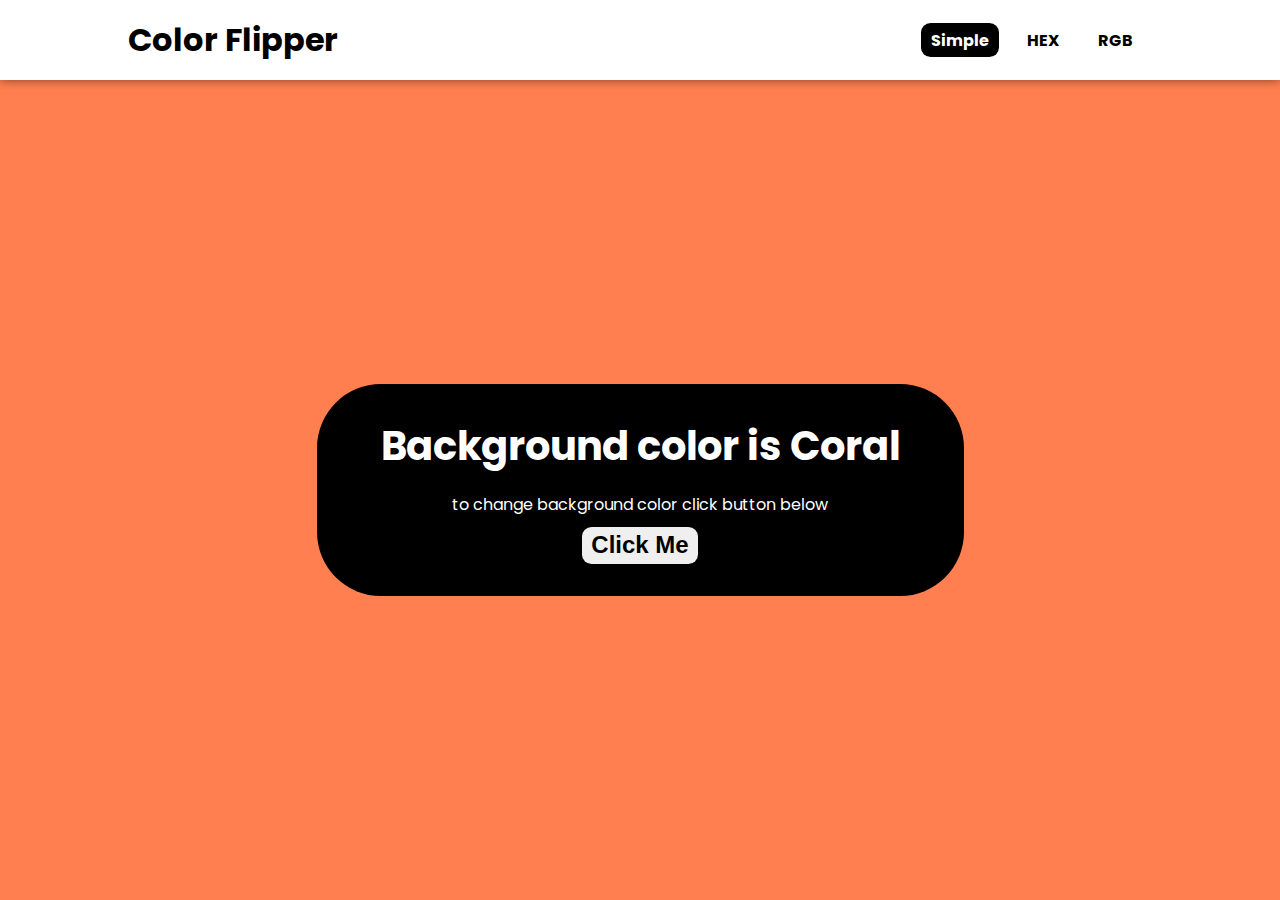
<file: color-flipper/index.html>
<!DOCTYPE html>
<html lang="en">
  <head>
    <meta charset="UTF-8" />
    <meta http-equiv="X-UA-Compatible" content="IE=edge" />
    <meta name="viewport" content="width=device-width, initial-scale=1.0" />
    <link rel="preconnect" href="https://fonts.googleapis.com" />
    <link rel="preconnect" href="https://fonts.gstatic.com" crossorigin />
    <link
      href="https://fonts.googleapis.com/css2?family=Poppins:wght@400;700&display=swap"
      rel="stylesheet"
    />
    <link rel="stylesheet" href="style.css" />
    <title>Color Flipper</title>
  </head>
  <body>
    <header>
      <div class="header__content">
        <span>Color Flipper</span>
        <nav>
          <ul>
            <li class="active" id="simple">Simple</li>
            <li id="hex">HEX</li>
            <li id="rgb">RGB</li>
          </ul>
        </nav>
      </div>
    </header>
    <main>
      <div class="text__wrapper">
        <h1>Background color is <span id="color"></span></h1>
        <p>to change background color click button below</p>
        <button id="btn">Click Me</button>
      </div>
    </main>

    <script type="module" src="./js/script.js"></script>
  </body>
</html>
</file>
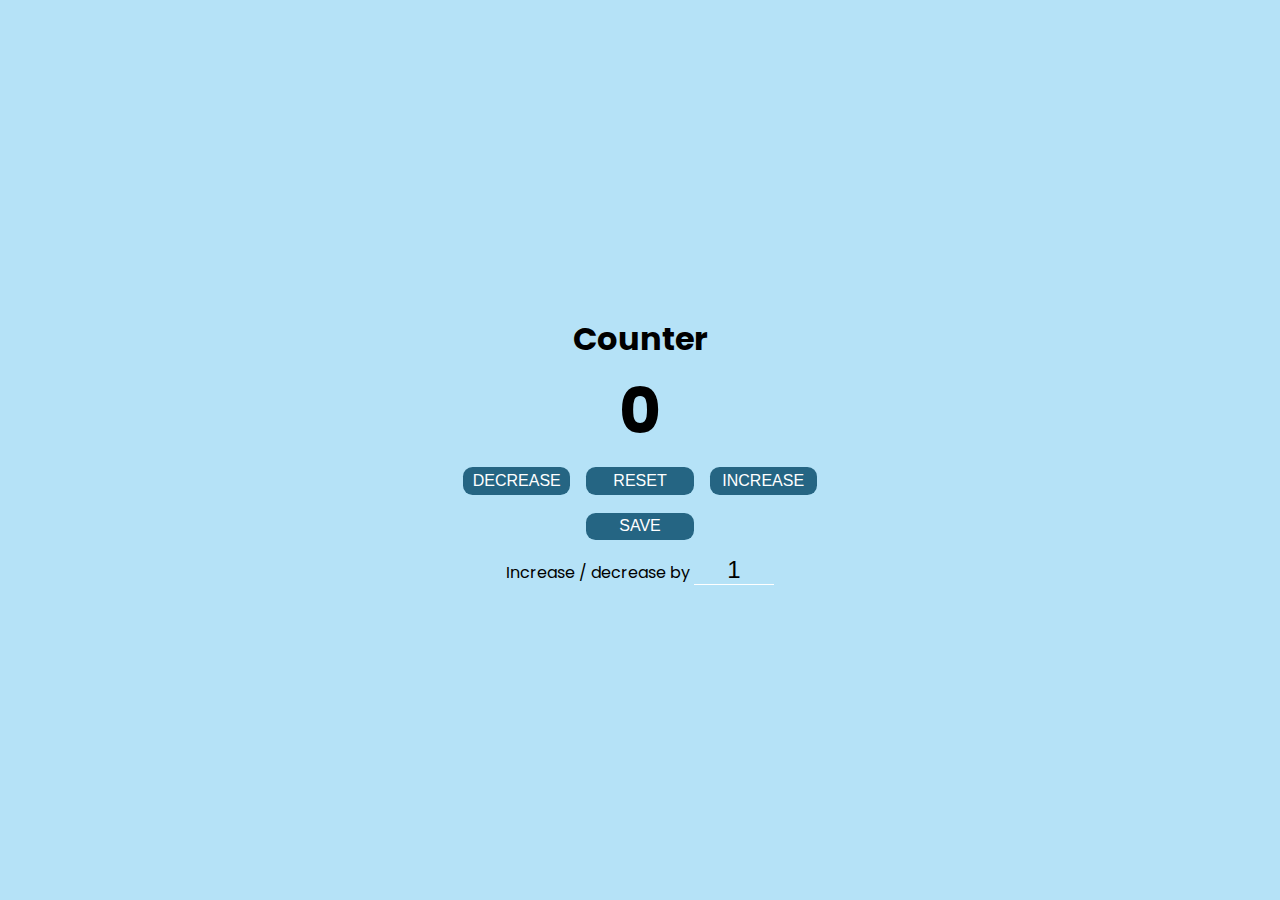
<file: counter/index.html>
<!DOCTYPE html>
<html lang="en">
  <head>
    <meta charset="UTF-8" />
    <meta http-equiv="X-UA-Compatible" content="IE=edge" />
    <meta name="viewport" content="width=device-width, initial-scale=1.0" />
    <link
      href="https://fonts.googleapis.com/css2?family=Poppins:wght@400;700&display=swap"
      rel="stylesheet"
    />
    <link rel="stylesheet" href="style.css" />
    <title>Counter</title>
  </head>
  <body>
    <main>
      <div class="counter__wraper">
        <h1>Counter</h1>
        <p class="number">0</p>
        <div class="btn__wrapper">
          <button class="btn" id="decrease">DECREASE</button>
          <button class="btn" id="reset">RESET</button>
          <button class="btn" id="increase">INCREASE</button>
          <button class="btn" id="save">SAVE</button>
        </div>
        <div class="input__wrapper">
          <p>Increase / decrease by <input type="number" value="1" /></p>
        </div>
      </div>
      <div class="saved__numbers">
        <h2>Saved Numbers</h2>
        <ol id="numbers__list"></ol>
        <button class="btn" id="delete">CLEANE LIST</button>
      </div>
    </main>

    <script src="script.js"></script>
  </body>
</html>
</file>
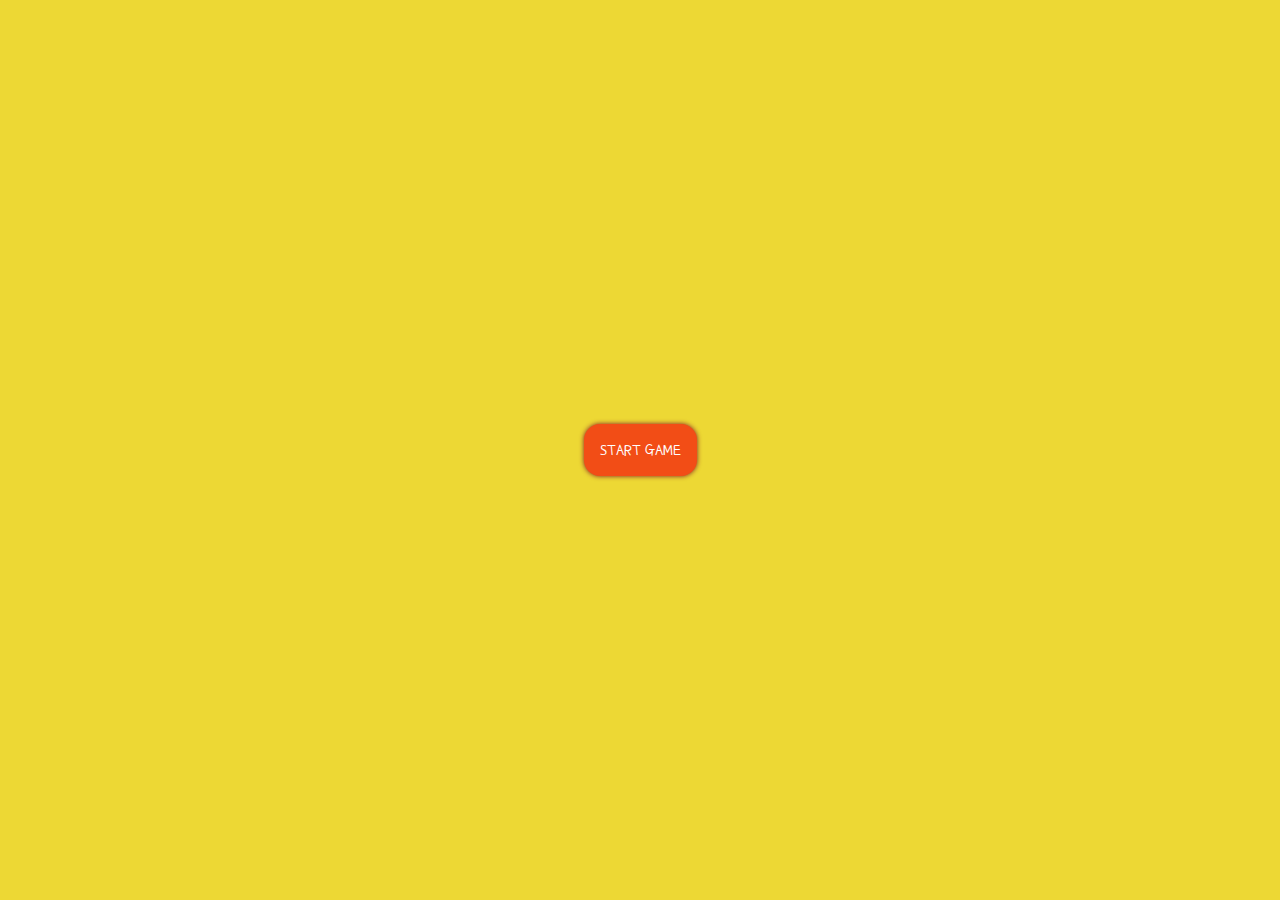
<file: memory-card-game/index.html>
<!DOCTYPE html>
<html lang="en">
  <head>
    <meta charset="UTF-8" />
    <meta http-equiv="X-UA-Compatible" content="IE=edge" />
    <meta name="viewport" content="width=device-width, initial-scale=1.0" />
    <title>Memory Card Game</title>
    <link rel="preconnect" href="https://fonts.googleapis.com" />
    <link rel="preconnect" href="https://fonts.gstatic.com" crossorigin />
    <link
      href="https://fonts.googleapis.com/css2?family=Poor+Story&display=swap"
      rel="stylesheet"
    />
    <link rel="stylesheet" href="style.css" />
  </head>
  <body>
    <div class="game">
      <div class="game__start">
        <button class="game__btn start__btn">START GAME</button>
      </div>
      <div class="game__wrapper hidden">
        <header class="game__header">
          <p class="game__level">Level: <span>01 / 01</span></p>
        </header>
        <main class="game__main"></main>
        <footer class="game__footer">
          <button class="game__btn next__btn hidden">NEXT LEVEL</button>
        </footer>
      </div>
      <div class="game__end hidden">
        <h1>You win!!!</h1>
        <button class="game__btn restart__btn">START NEW GAME</button>
      </div>
    </div>

    <script type="module" src="js/script.js"></script>
  </body>
</html>
</file>
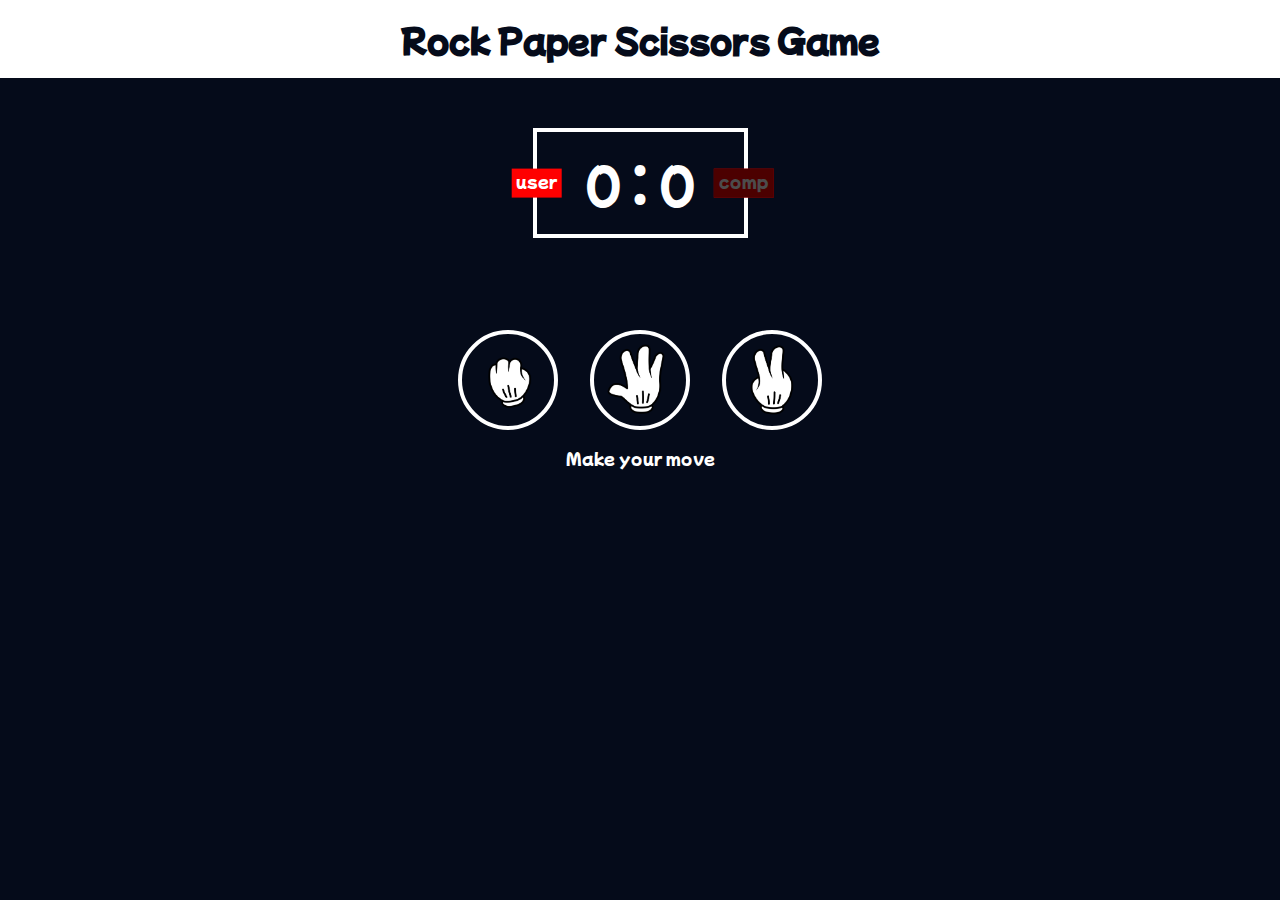
<file: rock-paper-scissors-game/index.html>
<!DOCTYPE html>
<html lang="en">
  <head>
    <meta charset="UTF-8" />
    <meta http-equiv="X-UA-Compatible" content="IE=edge" />
    <meta name="viewport" content="width=device-width, initial-scale=1.0" />
    <link rel="stylesheet" href="style.css" />
    <title>Rock Paper Scissors Game</title>
  </head>
  <body>
    <header><h1>Rock Paper Scissors Game</h1></header>
    <main>
      <div class="score__wrapper">
        <div class="step user active">user</div>
        <div class="score">
          <span class="user__score">0</span> :
          <span class="comp__score">0</span>
        </div>
        <div class="step comp">comp</div>
      </div>
      <p class="result__text"></p>
      <div class="choises__wrapper">
        <button id="rock">
          <img src="./img/rock.png" alt="rock icon gae" />
        </button>
        <button id="paper">
          <img src="./img/paper.png" alt="paper icon gae" />
        </button>
        <button id="scissors">
          <img src="./img/scissors.png" alt="scissors icon gae" />
        </button>
      </div>
      <p class="movement">Make your move</p>
    </main>

    <script src="script.js"></script>
  </body>
</html>
</file>
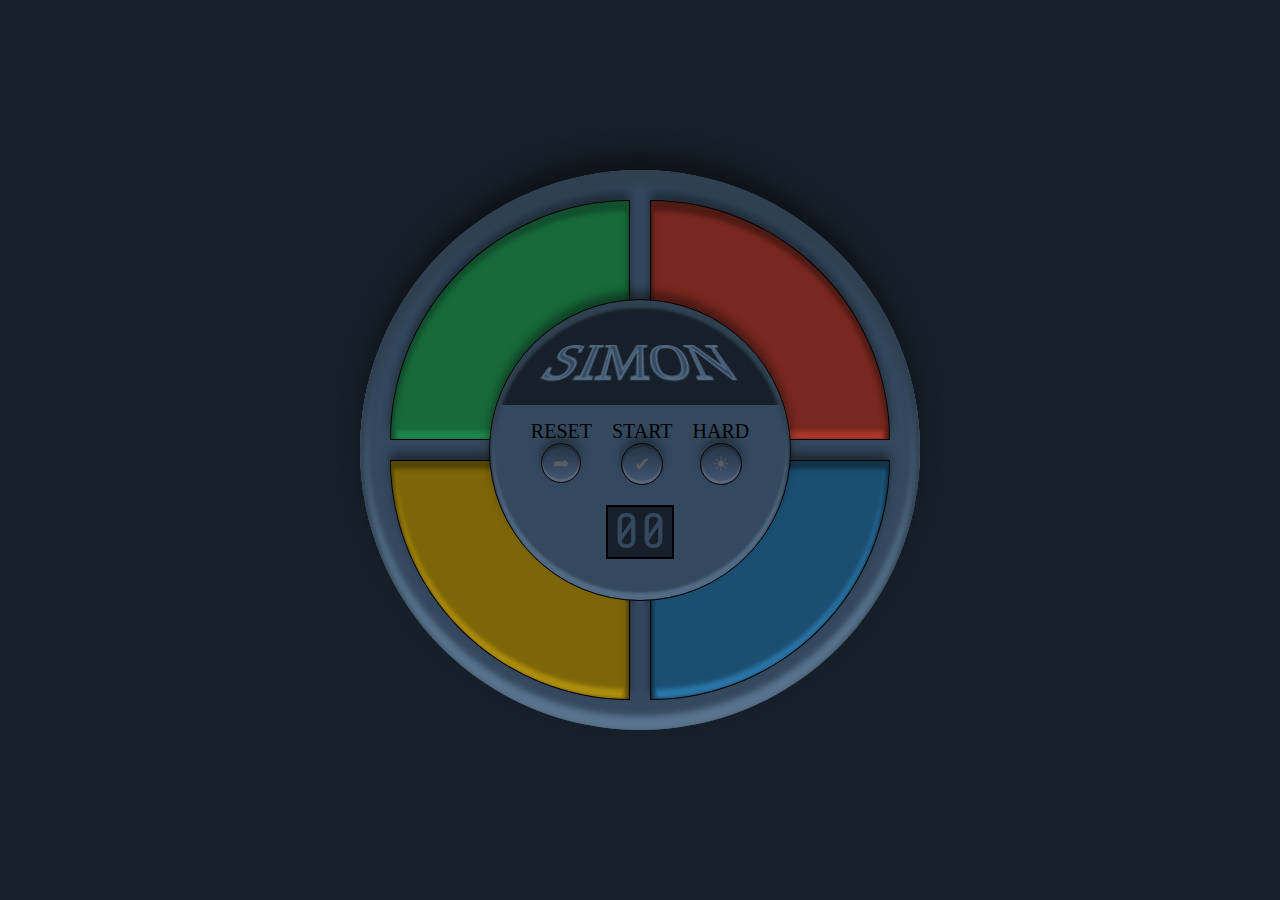
<file: simon-game/index.html>
<!DOCTYPE html>
<html lang="en">
  <head>
    <meta charset="UTF-8" />
    <meta http-equiv="X-UA-Compatible" content="IE=edge" />
    <meta name="viewport" content="width=device-width, initial-scale=1.0" />
    <link rel="stylesheet" href="style.css" />
    <title>Simon Game</title>
  </head>
  <body>
    <div class="game">
      <div class="outer-circle">
        <div class="color-btn" id="green"></div>
        <div class="color-btn" id="red"></div>
        <div class="color-btn" id="yellow"></div>
        <div class="color-btn" id="blue"></div>
        <div class="inner-circle">
          <div class="title"><span>Simon</span></div>
          <div class="btn-container">
            <div class="btn-wrapper reset">
              <label
                >Reset

                <button class="button"></button>
              </label>
            </div>
            <div class="btn-wrapper start">
              <label
                >Start
                <input type="checkbox" id="start-btn" />
                <span class="button"></span>
              </label>
            </div>
            <div class="btn-wrapper hard">
              <label
                >Hard
                <input type="checkbox" id="hard-btn" />
                <span class="button"></span>
              </label>
            </div>
          </div>
          <div class="score">00</div>
        </div>
      </div>
    </div>

    <script src="script.js"></script>
  </body>
</html>
</file>
<file: color-flipper/style.css>
* {
  margin: 0;
  padding: 0;
  box-sizing: border-box;
}
body {
  height: 100vh;
  font-family: "Poppins", sans-serif;
  display: flex;
  flex-direction: column;
}
header {
  background: #fff;
  padding: 1rem 0;
  box-shadow: 0 0 10px rgba(0, 0, 0, 0.5);
}
.header__content {
  width: 80vw;
  margin: 0 auto;
  font-weight: bold;
  display: flex;
  align-items: center;
  justify-content: space-between;
}
.header__content span {
  font-size: 2rem;
}
.header__content ul {
  display: flex;
  list-style: none;
}
.header__content li {
  padding: 0.3rem 0.6rem;
  margin: 0 0.6rem;
  cursor: pointer;
  border-radius: 0.6rem;
  transition: all 0.5s ease-in-out;
}
.header__content li.active,
.header__content li:hover {
  background: #000;
  color: #fff;
}
main {
  flex-grow: 1;
  display: flex;
  align-items: center;
  justify-content: center;
}
.text__wrapper {
  text-align: center;
  padding: 2rem 4rem;
  background: #000;
  border-radius: 4rem;
  color: #fff;
}
.text__wrapper h1 {
  font-size: 2.5rem;
  margin-bottom: 1rem;
}
.text__wrapper button {
  border: none;
  font-size: 1.5rem;
  padding: 5px 10px;
  font-weight: bold;
  padding: 0.3rem 0.6rem;
  margin-top: 0.6rem;
  cursor: pointer;
  border-radius: 0.6rem;
  transition: all 0.5s ease-in-out;
}
.text__wrapper button:hover {
  box-shadow: 0 0 30px rgba(255, 255, 255, 0.8);
}
</file>
<file: counter/style.css>
* {
  margin: 0;
  padding: 0;
  box-sizing: border-box;
}
body {
  width: 100vw;
  height: 100vh;
  font-family: "Poppins", sans-serif;
  background: rgb(181, 226, 247);
}
main {
  width: 100%;
  height: 100%;
  display: flex;
  justify-content: center;
  align-items: center;
  text-align: center;
  position: relative;
}
.number {
  font-size: 4rem;
  font-weight: bold;
}
.btn__wrapper {
  display: grid;
  grid-template-columns: repeat(3, 1fr);
  grid-gap: 0.5rem 1rem;
}
.btn {
  border: none;
  font-size: 1rem;
  padding: 0.5rem 0.7em;
  font-weight: normal;
  padding: 0.3rem 0.6rem;
  margin-top: 0.6rem;
  cursor: pointer;
  border-radius: 0.6rem;
  background-color: rgb(37, 101, 131);
  color: #fff;
  transition: all 0.5s ease-in-out;
}
.btn:hover {
  background-color: rgb(19, 72, 97);
}
#decrease:hover {
  background-color: red;
}
#reset:hover {
  background-color: black;
}
#increase:hover {
  background-color: green;
}
#save {
  grid-column: 2/3;
}

.saved__numbers {
  display: none;
  position: absolute;
  top: 1rem;
  right: 1rem;
}
.input__wrapper {
  margin-top: 1rem;
}
input:focus,
input:hover,
input:active,
input:focus-visible {
  border: none;
  outline: none;
  border-bottom: 1px solid #fff;
}
input {
  text-align: center;
  background-color: transparent;
  border: none;
  border-bottom: 1px solid #fff;
  width: 5rem;
  font-size: 1.5rem;
  padding: 0 0.5rem;
}
input::-webkit-outer-spin-button,
input::-webkit-inner-spin-button {
  /* display: none; <- Crashes Chrome on hover */
  -webkit-appearance: none;
  margin: 0; /* <-- Apparently some margin are still there even though it's hidden */
}
#numbers__list {
  margin: 0 2rem 0 3rem;
  text-align: right;
}
#numbers__list li {
  font-weight: bold;
}
</file>
<file: memory-card-game/style.css>
* {
  margin: 0;
  padding: 0;
  box-sizing: border-box;
}
body {
  font-family: "Poor Story", cursive;
  display: flex;
  align-items: center;
  justify-content: center;
  background-color: #edd834;
  min-height: 100vh;
}
.game {
  display: flex;
  align-items: center;
  justify-content: center;
  flex-direction: column;
  font-size: 1em;
}
.game__btn {
  padding: 1em;
  border-radius: 1em;
  background-color: #f24d16;
  color: #fff;
  font-family: inherit;
  border: none;
  -webkit-box-shadow: 0px 0px 5px 0px #7d1424;
  -moz-box-shadow: 0px 0px 5px 0px #7d1424;
  box-shadow: 0px 0px 5px 0px #7d1424;
  transition: all 0.5s ease-in-out;
  cursor: pointer;
  font-size: 1em;
  position: relative;
  transform: translateX(0);
  transition: all 0.5s ease-in-out;
}
.game__btn:hover {
  -webkit-box-shadow: 0px 0px 10px 0px #7d1424;
  -moz-box-shadow: 0px 0px 10px 0px #7d1424;
  box-shadow: 0px 0px 10px 0px #7d1424;
}
.game__wrapper {
  border-radius: 1em;
  padding: 1em;
  -webkit-box-shadow: 0px 0px 15px 0px #7d1424;
  -moz-box-shadow: 0px 0px 15px 0px #7d1424;
  box-shadow: 0px 0px 15px 0px #7d1424;
  background-color: #ffff53;
  display: flex;
  align-items: end;
  justify-content: center;
  flex-direction: column;
  gap: 1em;
  overflow: hidden;
}

.next__btn.hidden {
  transform: translateX(-200px);
}
.game__main {
  display: grid;
  gap: 0.5em;
  /* grid-template-columns: repeat(4, 100px); */
}
.card {
  position: relative;
  overflow: hidden;
  width: 100%;
  height: 100px;
}
.card > div {
  position: absolute;
  top: 0;
  left: 0;
  right: 0;
  bottom: 0;
  padding: 0.5em;
  transition: transform 0.5s ease-in-out;
  backface-visibility: hidden;
  border: 2px solid #7d1424;
  border-radius: 1rem;
}
.card img {
  width: 100%;
  height: 100%;
  object-fit: contain;
}
.card__face {
  background-color: #fff;
  transform: rotateY(180deg);
}
.card__back {
  background-color: #7d1424;
  color: #fff;
  display: flex;
  align-items: center;
  justify-content: center;
  font-size: 5em;
  cursor: pointer;
}
.card.flipped .card__back {
  transform: rotateY(180deg);
}
.card.flipped .card__face {
  transform: rotateY(0deg);
}
.game__footer {
  height: 52px;
}
.game__end {
  display: flex;
  align-items: center;
  justify-content: center;
  flex-direction: column;
  gap: 1em;
}
.hidden {
  display: none;
}
</file>
<file: rock-paper-scissors-game/style.css>
@import url("https://fonts.googleapis.com/css2?family=Mochiy+Pop+P+One&display=swap");

* {
  margin: 0;
  padding: 0;
  box-sizing: border-box;
}

body {
  font-family: "Mochiy Pop P One", sans-serif;
  background: hsl(223deg 68% 6%);
  color: #fff;
}
header {
  text-align: center;
  padding: 1rem;
  color: hsl(223deg 68% 6%);
  background: #fff;
}
main {
  padding: 50px 0;
  display: flex;
  align-items: center;
  justify-content: center;
  flex-direction: column;
}
.score__wrapper {
  margin: 0 auto;
  border: 4px solid #fff;
  position: relative;
  padding: 1rem 3rem;
}
.score__wrapper .score {
  font-size: 3rem;
}
.score__wrapper .step {
  position: absolute;
  top: 50%;
  padding: 0 0.3rem 0.3rem;
  background-color: red;
}
.score__wrapper .step::before {
  content: "";
  position: absolute;
  width: 100%;
  height: 100%;
  top: 0;
  left: 0;
  background: rgba(0, 0, 0, 0.7);
}
.score__wrapper .step.active::before {
  background: none;
}
.score__wrapper .user {
  left: 0;
  transform: translateY(-50%) translateX(-50%);
}
.score__wrapper .comp {
  right: 0;
  transform: translateY(-50%) translateX(50%);
}
.result__text {
  margin: 2rem 0;
  height: 28px;
}
.choises__wrapper {
  display: flex;
  align-items: center;
  justify-content: center;
  gap: 2rem;
}
.choises__wrapper button {
  width: 100px;
  height: 100px;
  cursor: pointer;
  background-color: transparent;
  border: 4px solid #fff;
  border-radius: 50%;
  transition: all 0.5s ease-in-out;
}
.choises__wrapper button img {
  width: 100%;
  height: 100%;
  object-fit: contain;
  padding: 10px;
}

.choises__wrapper button:hover {
  background-color: rgb(14, 29, 68);
  border-color: rgb(80, 122, 230);
}
.choises__wrapper button.hide {
  opacity: 0.3;
}
.movement {
  margin-top: 1rem;
}
</file>
<file: simon-game/style.css>
@import url("https://fonts.googleapis.com/css2?family=Orbitron:wght@600&family=Share+Tech+Mono&display=swap");

body {
  margin: 0;
  padding: 0;
  box-sizing: border-box;
  background-color: #17202a;
}
.game {
  width: 100vw;
  height: 100vh;
  display: flex;
  align-items: center;
  justify-content: center;
}
.outer-circle {
  width: 500px;
  height: 500px;
  background-color: #34495e;
  border-radius: 50%;
  box-shadow: 0px -18px 20px 0px rgba(0, 0, 0, 0.4),
    inset 0px 9px 6px 6px #304050, inset 0px -8px 6px 6px #5a748f;
  padding: 30px;
  display: grid;
  grid-gap: 20px;
  grid-template-columns: repeat(2, 1fr);
  position: relative;
}
.color-btn {
  border: 1px solid #000;
  cursor: pointer;
}
.color-btn.active {
  border: 1px solid #34495e;
}
#green {
  border-radius: 240px 0 0 0;
  background-color: #186a3b;
  /*#2ECC71*/
  box-shadow: 0px -8px 10px 0px rgba(0, 0, 0, 0.4),
    inset 0px 6px 4px 4px #12502d, inset 0px -4px 4px 4px #1f854b;
}
#green.active {
  background: #2ecc71;
  box-shadow: 0px 0px 10px 10px rgba(46, 204, 113, 0.5),
    inset 0px 6px 4px 4px #249e57, inset 0px -4px 4px 4px #38f888;
}
#red {
  border-radius: 0 240px 0 0;
  background-color: #78281f;
  /* #E74C3C */
  box-shadow: 0px -8px 10px 0px rgba(0, 0, 0, 0.4),
    inset 0px 6px 4px 4px #501b15, inset 0px -4px 4px 4px #a8392c;
}
#red.active {
  background: #e74c3c;
  box-shadow: 0px 0px 10px 10px rgba(231, 76, 60, 0.4),
    inset 0px 6px 4px 4px #c04133, inset 0px -4px 4px 4px #fa614f;
}
#yellow {
  border-radius: 0 0 0 240px;
  background-color: #7d6608;
  /* #F1C40F */
  box-shadow: 0px -8px 10px 0px rgba(0, 0, 0, 0.4),
    inset 0px 4px 4px 4px #554506, inset 0px -6px 4px 4px #af8f0d;
}
#yellow.active {
  background: #f1c40f;
  box-shadow: 0px 0px 10px 10px rgba(241, 196, 15, 0.4),
    inset 0px 6px 4px 4px #be9b0c, inset 0px -4px 4px 4px #fcd125;
}
#blue {
  border-radius: 0 0 240px 0;
  background-color: #1b4f72;
  /* #3498DB */
  box-shadow: 0px -8px 10px 0px rgba(0, 0, 0, 0.4),
    inset 0px 4px 4px 4px #113247, inset 0px -6px 4px 4px #2b76a8;
}
#blue.active {
  background: #3498db;
  box-shadow: 0px 0px 10px 10px rgba(52, 152, 219, 0.4),
    inset 0px 6px 4px 4px #2a7bb1, inset 0px -4px 4px 4px #4bb4fa;
}
.inner-circle {
  position: absolute;
  top: 50%;
  left: 50%;
  transform: translate(-50%, -50%);
  width: 300px;
  height: 300px;
  background: linear-gradient(#17202a, #17202a 35%, #34495e 35%, #34495e);
  border-radius: 50%;
  box-shadow: 0px -8px 10px 0px rgba(0, 0, 0, 0.4),
    inset 0px 5px 3px 3px #304050,
    inset 0px -4px 3px 3px rgba(90, 116, 143, 0.8);
  border: 1px solid black;
  display: flex;
  flex-direction: column;
  align-items: center;
}
.title {
  font-family: "Rowdies", cursive;
  line-height: 120px;
  font-size: 55px;
  text-transform: uppercase;
  perspective: 55px;
  text-align: center;
  color: #34495e;
  -webkit-text-stroke: 2px rgba(90, 116, 143, 0.8);
}
.title span {
  transform: rotateX(25deg) rotateY(0deg);
  transform-style: preserve-3d;
  display: block;
}
.btn-container {
  display: flex;
}
.btn-wrapper {
  display: flex;
  flex-direction: column;
  align-items: center;
  margin: 0 10px;
}
input {
  position: absolute;
  opacity: 0;
  cursor: pointer;
  height: 0;
  width: 0;
}
.btn-wrapper label {
  text-align: center;
  font-family: "Rowdies", cursive;
  font-size: 20px;
  text-transform: uppercase;
  display: flex;
  flex-direction: column;
  align-items: center;
}

.score {
  font-family: "Rajdhani", sans-serif;
}
.button {
  background-image: -webkit-linear-gradient(top, #253242, #425874);
  background-image: linear-gradient(top, #253242, #425874);
  border-radius: 50%;
  box-shadow: 0px -8px 10px 0px rgba(0, 0, 0, 0.3),
    inset 0px 2px 1px 1px rgb(23, 32, 42, 0.4),
    inset 0px -2px 1px 1px rgba(151, 149, 148, 0.3);
  float: left;
  height: 40px;
  position: relative;
  width: 40px;
  -webkit-transition: all 0.1s linear;
  transition: all 0.1s linear;
  border: 1px solid black;
  cursor: pointer;
  transition: all 0.5s ease-in-out;
}

.button:after {
  color: rgba(105, 103, 102, 0.7);
  content: "";
  display: block;
  font-size: 20px;
  line-height: 20px;
  height: 20px;
  text-align: center;
  text-decoration: none;
  position: absolute;
  width: 20px;
  left: 50%;
  top: 50%;
  transform: translate(-50%, -50%);
}

.start .button:after {
  content: "✔";
}

.hard .button:after {
  content: "☀";
}

.reset .button:after {
  content: "➦";
}

input:checked ~ .button {
  background-image: -webkit-linear-gradient(top, #253141, #425874);
  background-image: linear-gradient(top, #253141, #425874);
  box-shadow: 0px -5px 5px 0px rgba(0, 0, 0, 0.3),
    inset 0px 1px 1px 1px rgb(23, 32, 42, 0.4),
    inset 0px -1px 1px 1px rgba(151, 149, 148, 0.3);
}

.start input:checked ~ .button:after {
  color: #f02944;
  text-shadow: 0px 0px 10px #f02944;
}

.hard input:checked ~ .button:after {
  color: #65a133;
  text-shadow: 0px 0px 10px #65a133;
}

.reset .button.active:after {
  color: #a19033;
  text-shadow: 0px 0px 10px #d4bf43;
}

.score {
  font-family: "Share Tech Mono", monospace;
  margin-top: 20px;
  padding: 5px;
  border: 2px solid black;
  font-size: 50px;
  line-height: 40px;
  background-color: #17202a;
  color: #34495e;
}
.score.active {
  color: #2492db;
  text-shadow: 0px 0px 10px #2492db;
}
.score.active.win {
  animation: color 0.5s infinite;
}
@keyframes color {
  0% {
    color: #2492db;
    text-shadow: 0px 0px 10px #2492db;
  }
  100% {
    color: #f02944;
    text-shadow: 0px 0px 10px #f02944;
  }
}
</file>
